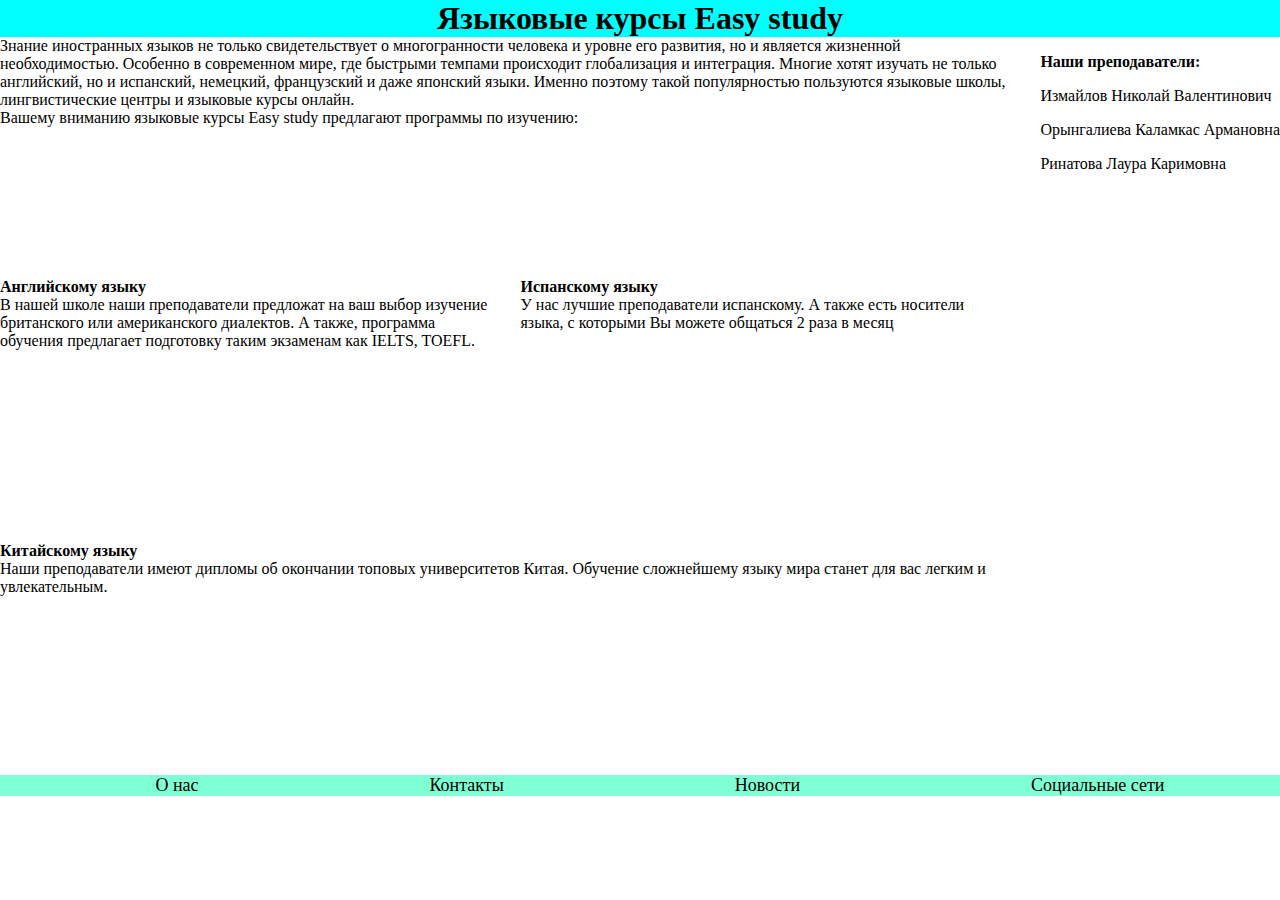
<file: index.html>
<!DOCTYPE html>
<html lang="en">
  <head>
    <meta charset="UTF-8" />
    <meta http-equiv="X-UA-Compatible" content="IE=edge" />
    <meta name="viewport" content="width=device-width, initial-scale=1.0" />
    <title>Document</title>

    <link rel="stylesheet" href="./style/style.css" />
    <link rel="stylesheet" href="./style/normalize.css" />
  </head>
  <body>
    <div class="container">
      <header class="header">
        <h1>Языковые курсы Easy study</h1>
      </header>
    </div>
    <div class="container-main">
      <div class="content-1">
        Знание иностранных языков не только свидетельствует о многогранности
        человека и уровне его развития, но и является жизненной необходимостью.
        Особенно в современном мире, где быстрыми темпами происходит
        глобализация и интеграция. Многие хотят изучать не только английский, но
        и испанский, немецкий, французский и даже японский языки. Именно поэтому
        такой популярностью пользуются языковые школы, лингвистические центры и
        языковые курсы онлайн. <br />
        Вашему вниманию языковые курсы Easy study предлагают программы по
        изучению:
      </div>
      <div class="content-2">
        <b> Английскому языку</b> <br />
        В нашей школе наши преподаватели предложат на ваш выбор изучение
        британского или американского диалектов. А также, программа обучения
        предлагает подготовку таким экзаменам как IELTS, TOEFL.
      </div>
      <div class="content-3">
        <b>Испанскому языку </b> <br />
        У нас лучшие преподаватели испанскому. А также есть носители языка, с
        которыми Вы можете общаться 2 раза в месяц
      </div>
      <div class="content-4">
        <b> Китайскому языку </b> <br />
        Наши преподаватели имеют дипломы об окончании топовых университетов
        Китая. Обучение сложнейшему языку мира станет для вас легким и
        увлекательным.
      </div>
      <aside class="sidebar">
        <p><b>Наши преподаватели:</b></p>
        <p>Измайлов Николай Валентинович</p>
        <p>Орынгалиева Каламкас Армановна</p>
        <p>Ринатова Лаура Каримовна</p>
      </aside>
    </div>
    <footer>
      <nav class="menu">
        <ul>
          <li>О нас</li>
          <li>Контакты</li>
          <li>Новости</li>
          <li>Социальные сети</li>
        </ul>
      </nav>
    </footer>
  </body>
</html>
</file>
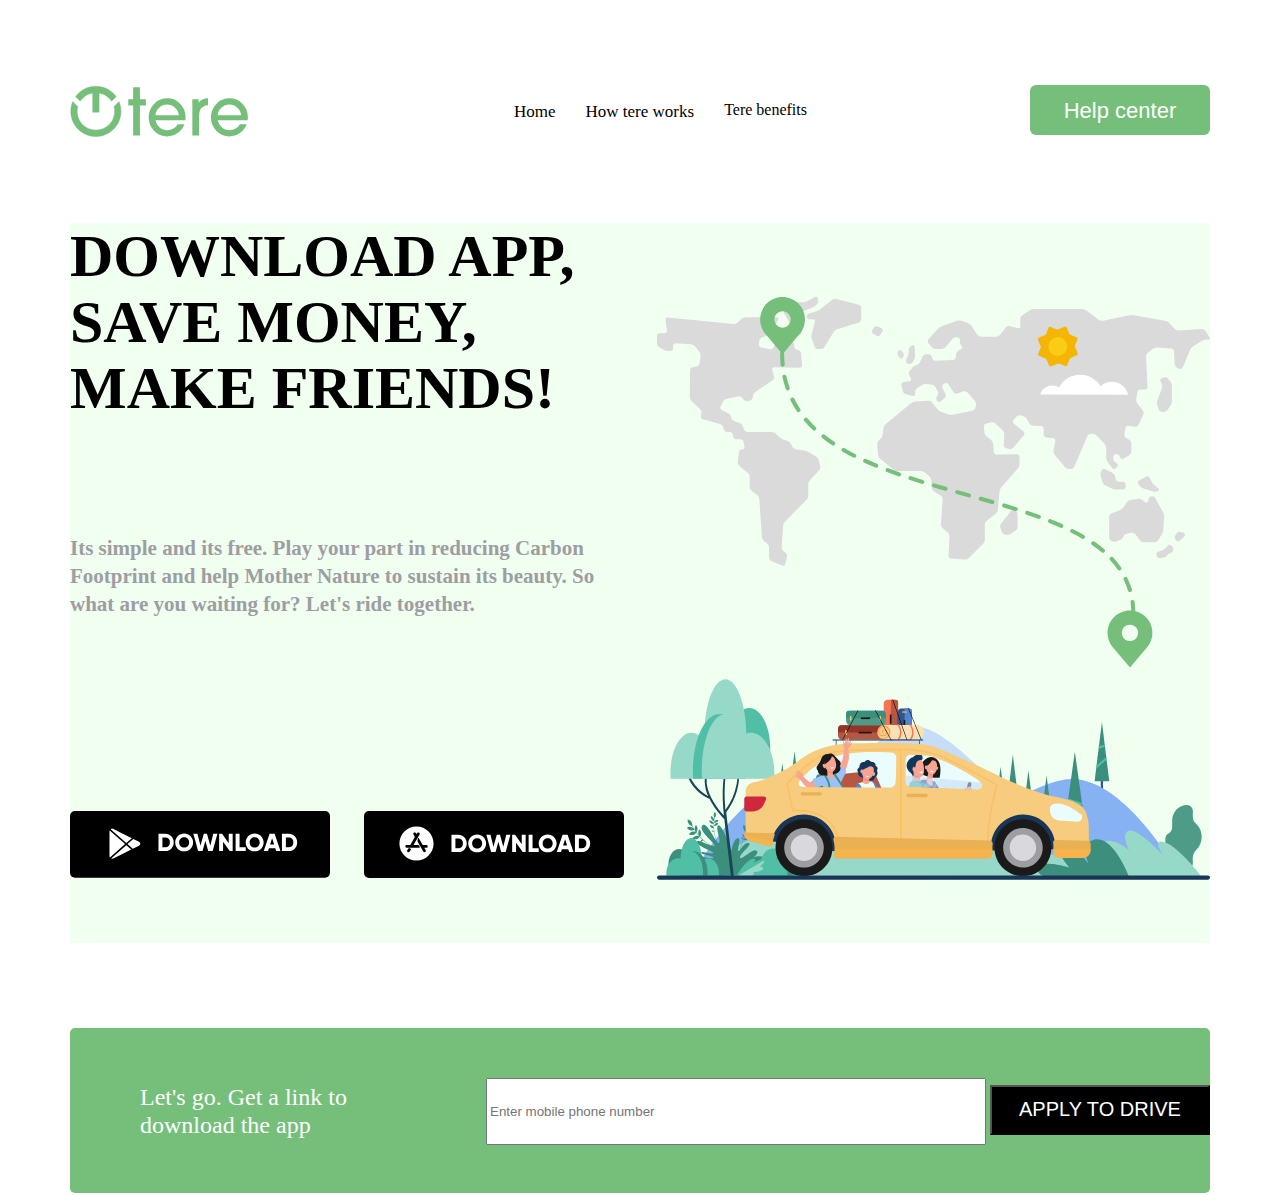
<file: maket.html>
<!DOCTYPE html>
<html lang="en">
  <head>
    <meta charset="UTF-8" />
    <meta http-equiv="X-UA-Compatible" content="IE=edge" />
    <meta name="viewport" content="width=device-width, initial-scale=1.0" />
    <title>Document</title>

    <link rel="stylesheet" href="./style/maket.css" />
    <link rel="stylesheet" href="./style/normalize.css" />
  </head>
  <body>
    <header class="container">
      <nav class="header container">
        <img src="./assets/images/logo.svg" alt="logo" />
        <ul>
          <li>Home</li>
          <li>How tere works</li>
          <li>Tere benefits</li>
        </ul>
        <button class="button-1">Help center</button>
      </nav>
    </header>
    <main class="main-content container">
      <div class="content-1">
        <h1>DOWNLOAD APP, SAVE MONEY, MAKE FRIENDS!</h1>
      </div>
      <div class="content-2">
        <h2>
          Its simple and its free. Play your part in reducing Carbon Footprint
          and help Mother Nature to sustain its beauty. So what are you waiting
          for? Let's ride together.
        </h2>
      </div>
      <div class="content-3">
        <img src="./assets/images/minimage1.svg" />
      </div>
      <div class="content-4">
        <img src="./assets/images/minimage2.svg" />
      </div>
      <aside class="sidebar container">
        <img src="./assets/images/image1.svg" />
      </aside>
    </main>
    <div class="wrapper container">
      <p class="text">Let's go. Get a link to download the app</p>
      <form>
        <input type="text" placeholder="Enter mobile phone number" />
        <button class="button-2">APPLY TO DRIVE</button>
      </form>
    </div>
  </body>
</html>
</file>
<file: style/style.css>
* {
  box-sizing: border-box;
}

header {
    display: flex;
    justify-content: center;
    background-color: aqua;
  }
  
  .container-main {
    display: grid;
    grid-template-columns: repeat(3, fr);
    grid-template-rows: repeat(3, fr);
    gap: 30px;
    height: 80vh;
  }

  .content-1 {
    grid-row: 1 / 3;
    grid-column: 1 / 3;
  }
  
  .content-2 {
    grid-row: 2 / 3;
    grid-column: 1 / 2;
  }
  
  .content-3 {
    grid-row: 2 / 3;
    grid-column: 2 / 3;
  }

   .content-4 {
    grid-row: 3 / 4;
    grid-column: 1 / 3;
   }

   .sidebar {
    grid-column: 3 / 4;
    grid-row: 1 / 3;
   }
    
    .menu ul {
    display: flex;
    justify-content: space-around;
    background-color: aquamarine;
    font-size: large;
    list-style: none;
}
</file>
<file: style/maket.css>
* {
    box-sizing: border-box;
  }

  .container {
    max-width: 1140px;
    margin: auto;
  }

  ul {
    list-style: none;
  }

  .header {
    display: flex;
    justify-content: space-between;
    margin: 85px 0;
  }

  .header ul {
    display: flex;
  }

  .header li:not(:last-child) {
   margin-right: 30px;
   font-style: normal;
   font-weight: 500px;
   font-size: 17px;
   line-height: 21px;
  }

  .button-1 {
    width: 180px;
    height: 50px;
    background: #75BF7A;
    border-radius: 6px;
    border: none;
    font-style: normal;
    font-weight: 600px;
    font-size: 22px;
    line-height: 27px;
    color: #FFFFFF;
  }

  .main-content {
    display: grid;
    grid-template-columns: 1fr 1fr 2fr;
    grid-template-rows: 2fr 2fr 1fr;
    gap: 30px;
    height: 80vh;
    background-color: honeydew;
  }

  .content-1 {
    grid-column: 1 / 3;
    grid-row: 1 / 2;
    font-style: normal;
    font-weight: 800px;
    font-size: 30px;
    line-height: 66px;
  }

  .content-2 {
    grid-column: 1 / 3;
    grid-row: 2 / 3;
    font-style: normal;
    font-weight: 500px;
    font-size: 14px;
    line-height: 28px;
    color: #9E9DA2;
  }

  .content-3 {
    grid-column: 1/2;
    grid-row: 3/4;
  }

  .content-4 {
    grid-column: 2/3;
    grid-row: 3/4;
  }
   
  .sidebar {
    grid-column: 3 / 4;
    grid-row: 1 / 4;
    height: 575px;
  }

  .wrapper {
    display: flex;
    justify-content: space-between;
    max-width: 1140px;
    max-height: 165px;
    background-color: #75BF7A;
    border-radius: 5px;
    margin-top: 85px;
  }

  .text {
    max-width: 246px;
    height: 56px;
    margin: 55px 0 55px 70px;
    font-style: normal;
    font-size: 24px;
    line-height: 28px;
    color: #FFFFFF;
  }

  input {
    width: 500px;
    height: 67px;
    margin: 50px 0;
  }

  .button-2 {
    width: 220px;
    height: 50px;
    margin: 50px 0;
    background: #000000;
    font-style: normal;
    font-size: 20px;
    color: #FFFFFF;
  }
</file>
